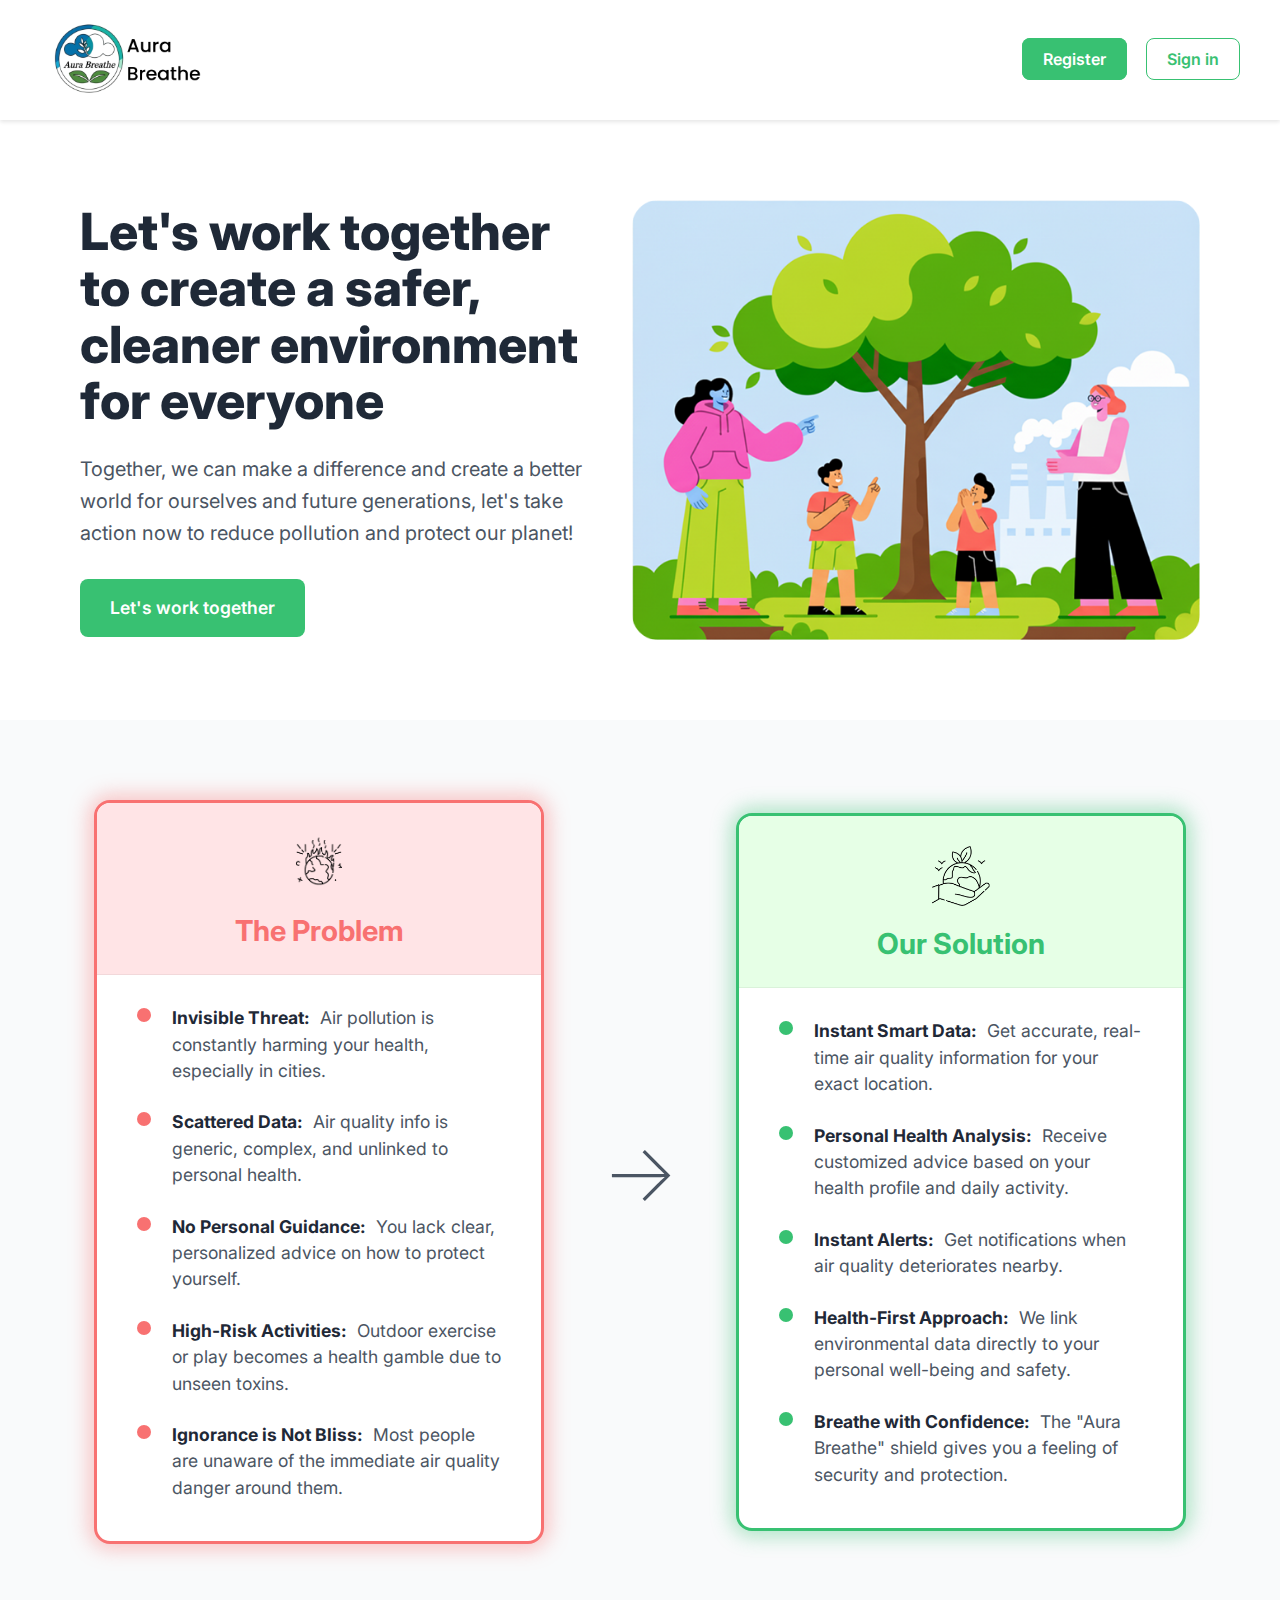
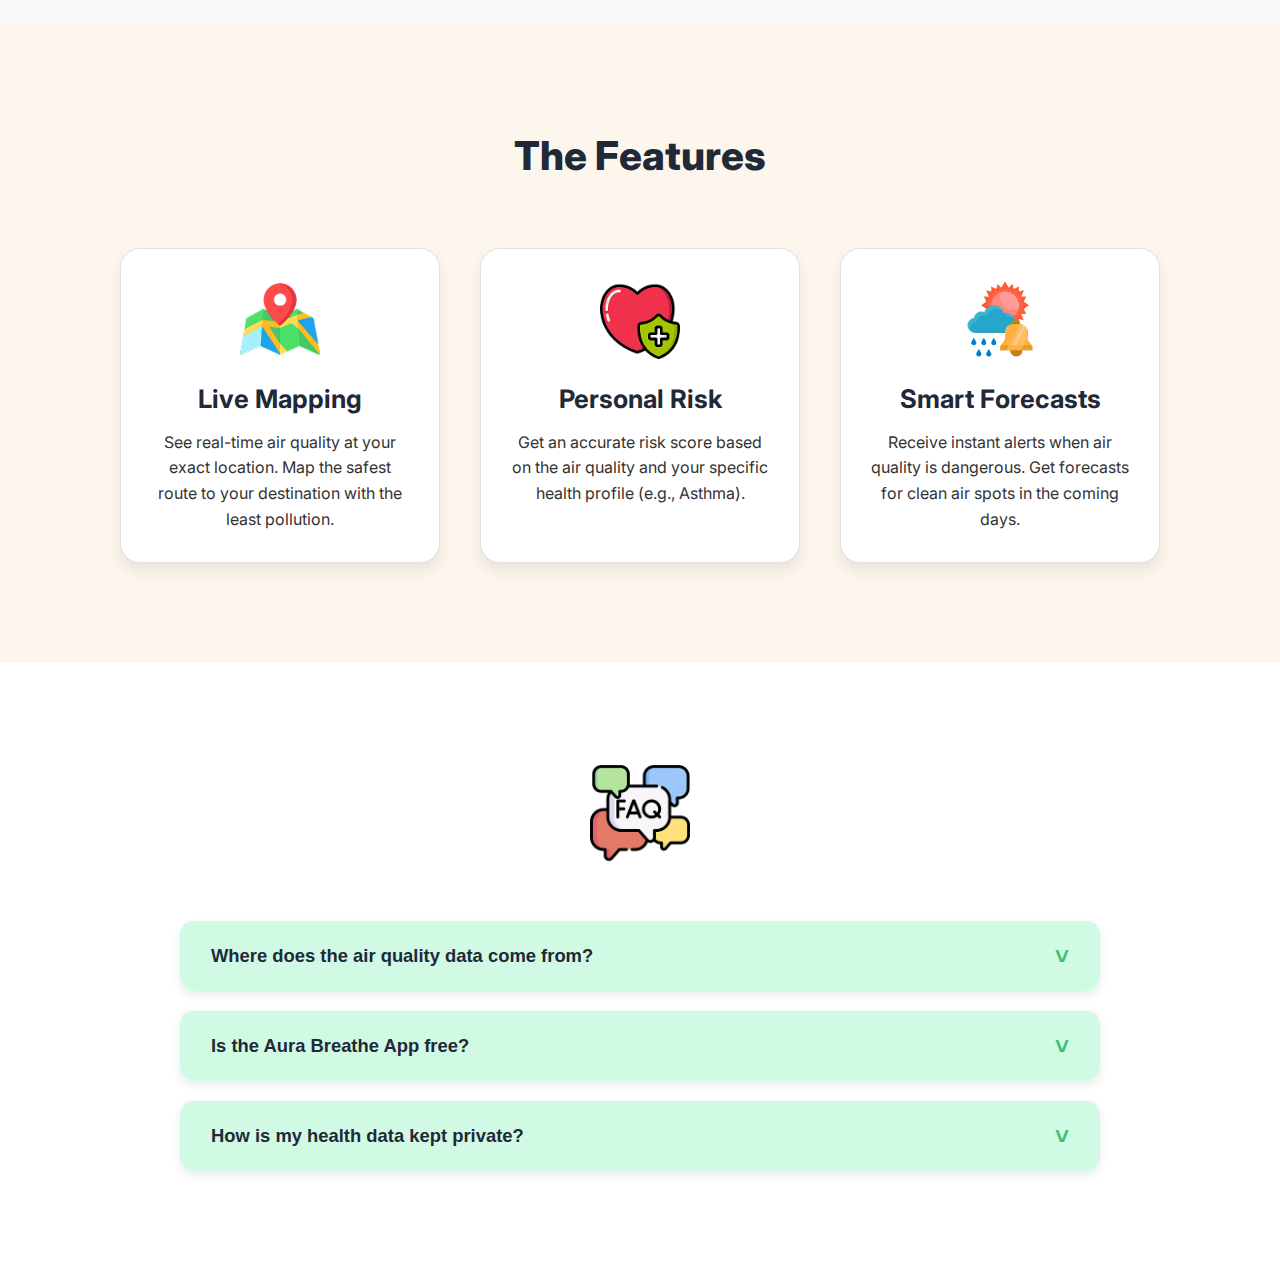
<file: home.html>
<!DOCTYPE html>
<html lang="en">
<head>
    <meta charset="UTF-8">
    <meta name="viewport" content="width=device-width, initial-scale=1.0">
    <title>Aura Breathe</title>
    <link rel="stylesheet" href="home.css">
    <link rel="preconnect" href="https://fonts.googleapis.com">
    <link rel="preconnect" href="https://fonts.gstatic.com" crossorigin>
    <link href="https://fonts.googleapis.com/css2?family=Inter:wght@400;600;700;800&display=swap" rel="stylesheet">
</head>
<body>

    <header>
        <nav>
            <div>
                <img src="img/logo aura breathe.png" alt="Aura Breathe Logo">
            </div>
            <div>
                <a href="aura.html" class="register-btn">Register</a>
                <a href="aura.html" class="signin-btn">Sign in</a>
            </div>
        </nav>
    </header>

    <main>
        <section class="hero">
            <div class="hero-text">
                <h1>Let's work together to create a safer, cleaner environment for everyone</h1>
                <p>Together, we can make a difference and create a better world for ourselves and future generations, let's take action now to reduce pollution and protect our planet!</p>
                <a href="aura.html" class="cta-btn">Let's work together</a>
            </div>
            <div class="hero-image">
                <img src="img/illstratian.png" alt="People enjoying a clean environment under a tree">
            </div>
        </section>

        <section class="problem-solution">
            <div class="problem-card">
                <div class="card-header-content">
                    <img src="img/prob.png" alt="Problem Icon" class="card-icon"> <!-- تم تحديث المسار هنا -->
                    <h2>The Problem</h2>
                </div>
                <ul>
                    <li>
                        <strong>Invisible Threat:</strong>
                        <span>Air pollution is constantly harming your health, especially in cities.</span>
                    </li>
                    <li>
                        <strong>Scattered Data:</strong>
                        <span>Air quality info is generic, complex, and unlinked to personal health.</span>
                    </li>
                    <li>
                        <strong>No Personal Guidance:</strong>
                        <span>You lack clear, personalized advice on how to protect yourself.</span>
                    </li>
                    <li>
                        <strong>High-Risk Activities:</strong>
                        <span>Outdoor exercise or play becomes a health gamble due to unseen toxins.</span>
                    </li>
                    <li>
                        <strong>Ignorance is Not Bliss:</strong>
                        <span>Most people are unaware of the immediate air quality danger around them.</span>
                    </li>
                </ul>
            </div>

            <div class="arrow">
                <span>&rarr;</span>
            </div>

            <div class="solution-card">
                <div class="card-header-content">
                    <img src="img/solu.png" alt="Solution Icon" class="card-icon"> <!-- تم تحديث المسار هنا -->
                    <h2>Our Solution</h2>
                </div>
                <ul>
                    <li>
                        <strong>Instant Smart Data:</strong>
                        <span>Get accurate, real-time air quality information for your exact location.</span>
                    </li>
                    <li>
                        <strong>Personal Health Analysis:</strong>
                        <span>Receive customized advice based on your health profile and daily activity.</span>
                    </li>
                    <li>
                        <strong>Instant Alerts:</strong>
                        <span>Get notifications when air quality deteriorates nearby.</span>
                    </li>
                    <li>
                        <strong>Health-First Approach:</strong>
                        <span>We link environmental data directly to your personal well-being and safety.</span>
                    </li>
                    <li>
                        <strong>Breathe with Confidence:</strong>
                        <span>The "Aura Breathe" shield gives you a feeling of security and protection.</span>
                    </li>
                </ul>
            </div>
        </section>
    </main>
    <main>
        <section class="features-section">
            <h2>The Features</h2>
            <div class="features-grid">
                <div class="feature-card">
                    <img src="img/image 4.png" alt="Live Mapping Icon" class="feature-icon">
                    <h3>Live Mapping</h3>
                    <p>See real-time air quality at your exact location. Map the safest route to your destination with the least pollution.</p>
                </div>
                <div class="feature-card">
                    <img src="img/image 5.png" alt="Personal Risk Icon" class="feature-icon">
                    <h3>Personal Risk</h3>
                    <p>Get an accurate risk score based on the air quality and your specific health profile (e.g., Asthma).</p>
                </div>
                <div class="feature-card">
                    <img src="img/image 6.png" alt="Smart Forecasts Icon" class="feature-icon">
                    <h3>Smart Forecasts</h3>
                    <p>Receive instant alerts when air quality is dangerous. Get forecasts for clean air spots in the coming days.</p>
                </div>
            </div>
        </section>

    </main>
    <main>
        <section class="faq-section">
            <img src="img/image 7.png" alt="FAQ Icon" class="faq-main-icon"> <!-- FAQ main icon -->
            <div class="faq-container">
                <div class="faq-item">
                    <button class="faq-question">
                        <span>Where does the air quality data come from?</span>
                        <span class="faq-arrow">&gt;</span> <!-- Arrow for expand/collapse -->
                    </button>
                    <div class="faq-answer">
                        <p>We rely on verified, real-time government and trusted third-party satellite sources to ensure the highest accuracy for your location.</p>
                    </div>
                </div>

                <div class="faq-item">
                    <button class="faq-question">
                        <span>Is the Aura Breathe App free?</span>
                        <span class="faq-arrow">&gt;</span>
                    </button>
                    <div class="faq-answer">
                        <p>Yes! The basic monitoring and alert features are completely free. We offer a premium subscription for advanced health tracking and detailed forecasts.</p>
                    </div>
                </div>

                <div class="faq-item">
                    <button class="faq-question">
                        <span>How is my health data kept private?</span>
                        <span class="faq-arrow">&gt;</span>
                    </button>
                    <div class="faq-answer">
                        <p>Your personalized health data is encrypted and stored securely. We do not share your sensitive health information with any third parties.</p>
                    </div>
                </div>
            </div>
        </section>

    </main>
    <script src="home.js"></script> <!-- Link to the JavaScript file -->
</body>
</html>
</file>
<file: home.css>
/* General Body Styles & Root Variables */
:root {
    --primary-green: #38c172; /* Used for CTA, register, solution card border */
    --secondary-green: #d1fae5; /* Lighter green for hover effects */
    --light-gray: #f9fafb; /* Background for some sections */
    --dark-text: #1f2937;
    --medium-text: #4b5563;
    --red-card-border: #f87171; /* Problem card border */
    --red-card-header-bg: #ffe4e6; /* Light red background for problem card header */
    --green-card-header-bg: #e6ffe6; /* Light green background for solution card header */
    --red-card-glow: rgba(248, 113, 113, 0.4); /* Red glow for problem card */
    --green-card-glow: rgba(56, 193, 114, 0.4); /* Green glow for solution card */
    --shadow-color: rgba(0, 0, 0, 0.1);

    /* Variables for arrow styling */
    --accent-arrow-color: #333333; /* Darker color for arrow and its border */
    --arrow-bg-color: #ffffff; /* White background for the arrow circle */
    --arrow-shadow: rgba(0, 0, 0, 0.2); /* Shadow for the arrow circle */

    /* Variables for Features Section */
    --features-bg-color: #fcf6ed; /* Background color for features section */
    --feature-card-border: #e0e0e0; /* Border color for feature cards */
    --feature-card-shadow: rgba(0, 0, 0, 0.08); /* Shadow for feature cards */
    --feature-text-color: #333333; /* Text color inside feature cards */

    /* Variables for FAQ Section */
    --faq-bg-color: #ffffff; /* Background color for FAQ section */
    --faq-item-bg-color: #d1fae5; /* Background for question part (light green) */
    --faq-answer-bg-color: #fffef2; /* Background for answer part (light yellow) */
    --faq-border-color: #d1fae5; /* Border color for FAQ items (greenish) */
    --faq-text-color: #333333; /* Text color for FAQ questions/answers */
    --faq-arrow-color: #38c172; /* Color for the arrow */
    --faq-shadow: rgba(0, 0, 0, 0.08); /* Shadow for FAQ items */
}

* {
    box-sizing: border-box;
    margin: 0;
    padding: 0;
}

body {
    font-family: 'Inter', sans-serif;
    color: var(--dark-text);
    line-height: 1.6;
    background-color: white;
}

/* Header and Navigation */
header {
    padding: 20px 40px;
    box-shadow: 0 2px 4px var(--shadow-color);
}

nav {
    display: flex;
    justify-content: space-between;
    align-items: center;
    max-width: 1200px;
    margin: 0 auto;
}

nav > div:first-child {
    display: flex;
    align-items: center;
}

nav > div:first-child img {
    height: 80px; /* Logo size */
}

.register-btn,
.signin-btn {
    text-decoration: none;
    padding: 10px 20px;
    border-radius: 8px;
    font-weight: 600;
    transition: background-color 0.3s ease, border-color 0.3s ease;
}

.register-btn {
    background-color: var(--primary-green);
    color: white;
    margin-right: 15px;
    border: 1px solid var(--primary-green);
}

.register-btn:hover {
    background-color: #2e9f5e;
    border-color: #2e9f5e;
}

.signin-btn {
    background-color: transparent;
    border: 1px solid var(--primary-green);
    color: var(--primary-green);
}

.signin-btn:hover {
    background-color: var(--secondary-green);
    border-color: var(--primary-green);
}

/* Hero Section */
.hero {
    display: flex;
    flex-wrap: wrap;
    align-items: center;
    justify-content: space-between;
    padding: 80px 40px;
    max-width: 1200px;
    margin: 0 auto;
    gap: 40px;
}

.hero-text {
    flex: 1 1 45%;
    min-width: 300px;
    max-width: 550px;
}

.hero-text h1 {
    font-size: 3.2rem;
    font-weight: 800;
    margin-bottom: 25px;
    line-height: 1.1;
}

.hero-text p {
    font-size: 1.25rem;
    color: var(--medium-text);
    margin-bottom: 30px;
}

.cta-btn {
    display: inline-block;
    background-color: var(--primary-green);
    color: white;
    text-decoration: none;
    padding: 15px 30px;
    border-radius: 8px;
    font-size: 1.1rem;
    font-weight: 600;
    transition: background-color 0.3s ease;
}

.cta-btn:hover {
    background-color: #2e9f5e;
}

.hero-image {
    flex: 1 1 50%;
    min-width: 350px;
    max-width: 600px;
    text-align: right;
}

.hero-image img {
    max-width: 100%;
    height: auto;
    display: block;
    margin-left: auto;
}

/* Problem-Solution Section */
.problem-solution {
    display: flex;
    flex-wrap: wrap;
    justify-content: center;
    align-items: center;
    padding: 80px 40px;
    background-color: var(--light-gray);
    gap: 40px;
}

.problem-card,
.solution-card {
    flex: 1;
    min-width: 300px;
    max-width: 450px;
    background-color: white;
    border-radius: 16px;
    box-shadow: 0 10px 20px var(--shadow-color);
    text-align: left;
    overflow: hidden;
}

.problem-card {
    border: 3px solid var(--red-card-border);
    box-shadow: 0 0 20px 5px var(--red-card-glow);
}

.solution-card {
    border: 3px solid var(--primary-green);
    box-shadow: 0 0 20px 5px var(--green-card-glow);
}

/* Card Header Content (Icon + Title) */
.card-header-content {
    display: flex;
    flex-direction: column;
    align-items: center;
    padding: 30px 20px 20px 20px;
    margin-bottom: 30px;
    border-bottom: 1px solid rgba(0,0,0,0.05);
}

.problem-card .card-header-content {
    background-color: var(--red-card-header-bg);
}

.solution-card .card-header-content {
    background-color: var(--green-card-header-bg);
}

.card-icon {
    width: 60px;
    height: 60px;
    object-fit: contain;
    margin-bottom: 15px;
}

.problem-card h2,
.solution-card h2 {
    font-size: 1.8rem;
    font-weight: 700;
    margin-bottom: 0;
    text-align: center;
}

.problem-card h2 {
    color: var(--red-card-border);
}

.solution-card h2 {
    color: var(--primary-green);
}

.problem-card ul,
.solution-card ul {
    list-style: none;
    padding: 0 40px 40px 40px;
}

.problem-card li,
.solution-card li {
    margin-bottom: 25px;
    position: relative;
    padding-left: 35px;
    font-size: 1.1rem;
    color: var(--medium-text);
    line-height: 1.5;
}

.problem-card li:last-child,
.solution-card li:last-child {
    margin-bottom: 0;
}

/* Custom bullet points */
.problem-card li::before,
.solution-card li::before {
    content: '';
    display: block;
    width: 14px;
    height: 14px;
    border-radius: 50%;
    position: absolute;
    left: 0;
    top: 3px;
}

.problem-card li::before {
    background-color: var(--red-card-border);
}

.solution-card li::before {
    background-color: var(--primary-green);
}

/* Text wrapping for strong and span */
.problem-card li strong,
.solution-card li strong {
    font-weight: 700;
    color: var(--dark-text);
    margin-right: 5px;
    display: inline;
}

.problem-card li span,
.solution-card li span {
    display: inline;
}

/* Arrow Styling - Reverted to original request */
.arrow {
    font-size: 5rem; /* Large size for the arrow character */
    color: var(--medium-text); /* Color for the arrow */
    font-weight: 200; /* Lighter font-weight for a cleaner line */
    order: 0;
    padding: 0 20px; /* Space around the arrow */
    line-height: 1;

    /* No circle container, just the character itself */
    display: block;
    width: auto;
    height: auto;
    border: none;
    border-radius: 0;
    background-color: transparent;
    box-shadow: none;

    /* By default, &rarr; points right, no initial transform needed */
    transition: transform 0.3s ease; /* For smooth rotation on responsive */
}

.arrow:hover {
    transform: translateY(-5px); /* Simple lift effect on hover */
    /* No box-shadow for hover as there's no container */
}

/* Features Section */
.features-section {
    background-color: var(--features-bg-color);
    padding: 100px 40px;
    text-align: center;
}

.features-section h2 {
    font-size: 2.5rem;
    font-weight: 800;
    color: var(--dark-text);
    margin-bottom: 60px;
}

.features-grid {
    display: flex;
    flex-wrap: wrap;
    justify-content: center;
    gap: 40px;
    max-width: 1200px;
    margin: 0 auto;
}

.feature-card {
    background-color: white;
    border: 1px solid var(--feature-card-border);
    border-radius: 20px;
    padding: 30px;
    width: 320px;
    box-shadow: 0 8px 15px var(--feature-card-shadow);
    display: flex;
    flex-direction: column;
    align-items: center;
    text-align: center;
    transition: transform 0.3s ease, box-shadow 0.3s ease;
}

.feature-card:hover {
    transform: translateY(-8px);
    box-shadow: 0 12px 25px var(--feature-card-shadow);
}

.feature-icon {
    width: 80px;
    height: 80px;
    object-fit: contain;
    margin-bottom: 25px;
}

.feature-card h3 {
    font-size: 1.6rem;
    font-weight: 700;
    color: var(--dark-text);
    margin-bottom: 15px;
    line-height: 1.2;
}

.feature-card p {
    font-size: 1rem;
    color: var(--feature-text-color);
    line-height: 1.6;
}

/* FAQ Section */
.faq-section {
    background-color: var(--faq-bg-color);
    padding: 100px 40px;
    text-align: center;
    max-width: 1000px;
    margin: 0 auto;
}

.faq-main-icon {
    width: 100px;
    height: auto;
    margin-bottom: 50px;
    object-fit: contain;
}

.faq-container {
    display: flex;
    flex-direction: column;
    gap: 20px;
}

.faq-item {
    background-color: transparent;
    border: 1px solid var(--faq-border-color); /* Updated border color for consistency */
    border-radius: 12px;
    overflow: hidden;
    box-shadow: 0 4px 10px var(--faq-shadow);
    text-align: left;
}

.faq-question {
    display: flex;
    justify-content: space-between;
    align-items: center;
    width: 100%;
    padding: 20px 30px;
    background-color: var(--faq-item-bg-color); /* Using variable for light green */
    border: none;
    cursor: pointer;
    font-size: 1.15rem;
    font-weight: 600;
    color: var(--dark-text);
    transition: background-color 0.3s ease;
    /* border-radius for question handled by parent .faq-item and specific rules below */
    border-bottom: 1px solid var(--faq-border-color); /* Separator line with consistent color */
}

/* Specific styling for the border radius of faq-question when not active (answer hidden) */
.faq-item:not(.active) .faq-question {
    border-bottom-left-radius: 12px;
    border-bottom-right-radius: 12px;
    /* Ensure no bottom border if answer is hidden to merge with item's border */
    border-bottom: none;
}

.faq-item.active .faq-question {
    border-bottom-left-radius: 0;
    border-bottom-right-radius: 0;
}

.faq-question:hover {
    background-color: #c0f0cc; /* Slightly darker green on hover */
}

.faq-arrow {
    font-size: 1.5rem;
    font-weight: bold;
    color: var(--faq-arrow-color);
    margin-left: 15px;
    transition: transform 0.3s ease;
    transform: rotate(90deg); /* Initial state: points down (from &gt;) */
}

.faq-item.active .faq-arrow {
    transform: rotate(270deg); /* Rotate to point up when active */
}

.faq-answer {
    padding: 0 30px;
    background-color: var(--faq-answer-bg-color); /* Using variable for light yellow */
    color: var(--medium-text);
    font-size: 1rem;
    line-height: 1.6;
    max-height: 0;
    overflow: hidden;
    transition: max-height 0.3s ease-out, padding 0.3s ease-out;
    border-bottom-left-radius: 12px;
    border-bottom-right-radius: 12px;
}

.faq-item.active .faq-answer {
    max-height: 200px; /* A value larger than content height */
    padding: 20px 30px 30px 30px; /* Visible padding when active */
}


/* Responsive Design */
@media (max-width: 1024px) {
    .hero {
        flex-direction: column;
        text-align: center;
        padding: 60px 20px;
    }

    .hero-text {
        padding-right: 0;
        margin-bottom: 40px;
        max-width: 700px;
        flex: none;
        width: 100%;
    }

    .hero-image {
        min-width: unset;
        max-width: 500px;
        flex: none;
        width: 100%;
        text-align: center;
    }
    .hero-image img {
        margin: 0 auto;
    }

    .problem-solution {
        flex-direction: column;
        padding: 60px 20px;
    }

    .arrow {
        font-size: 3rem; /* Adjusted for smaller screens */
        transform: rotate(90deg); /* Rotate to point down for stacked cards */
        margin: 30px 0;
        order: 1;
        width: auto;
        height: auto;
        border: none;
        border-radius: 0;
        background-color: transparent;
        box-shadow: none;
    }
    .arrow:hover {
        transform: rotate(90deg) translateY(-5px); /* Lift effect on hover while rotated */
    }

    .problem-card {
        order: 0;
    }

    .solution-card {
        order: 2;
    }

    /* Responsive adjustments for Features Section (1024px) */
    .features-section {
        padding: 80px 30px;
    }
    .features-section h2 {
        font-size: 2.2rem;
        margin-bottom: 50px;
    }
    .features-grid {
        gap: 30px;
    }
    .feature-card {
        width: 300px;
        padding: 25px;
    }
    .feature-icon {
        width: 70px;
        height: 70px;
        margin-bottom: 20px;
    }
    .feature-card h3 {
        font-size: 1.4rem;
        margin-bottom: 12px;
    }

    /* Responsive adjustments for FAQ Section (1024px) */
    .faq-section {
        padding: 80px 30px;
    }
    .faq-main-icon {
        width: 90px;
        margin-bottom: 45px;
    }
    .faq-question {
        padding: 18px 25px;
        font-size: 1.1rem;
    }
    .faq-answer {
        padding: 0 25px;
    }
    .faq-item.active .faq-answer {
        padding: 18px 25px 25px 25px;
    }
}

@media (max-width: 768px) {
    nav {
        flex-direction: column;
        align-items: flex-start;
        gap: 15px;
    }

    nav > div:last-child {
        width: 100%;
        display: flex;
        justify-content: space-around;
    }

    .register-btn,
    .signin-btn {
        flex: 1;
        text-align: center;
        margin: 0 5px;
    }

    header {
        padding: 20px;
    }

    nav > div:first-child img {
        height: 60px;
    }

    .hero-text h1 {
        font-size: 2.5rem;
    }

    .hero-text p {
        font-size: 1rem;
    }

    .cta-btn {
        padding: 12px 25px;
        font-size: 1rem;
    }

    .problem-card,
    .solution-card {
        padding: 0;
        min-width: unset;
        max-width: 100%;
    }

    .problem-card ul,
    .solution-card ul {
        padding: 30px 20px 30px 20px;
    }

    .problem-card li,
    .solution-card li {
        font-size: 1rem;
        padding-left: 30px;
        margin-bottom: 20px;
    }
    .problem-card li::before,
    .solution-card li::before {
        width: 12px;
        height: 12px;
        top: 4px;
    }

    .problem-card h2,
    .solution-card h2 {
        font-size: 1.5rem;
    }
    .card-icon {
        width: 50px;
        height: 50px;
    }
    .card-header-content {
        padding: 25px 15px 15px 15px;
        margin-bottom: 25px;
    }

    /* Responsive adjustments for Features Section (768px) */
    .features-section {
        padding: 60px 20px;
    }
    .features-section h2 {
        font-size: 2rem;
        margin-bottom: 40px;
    }
    .features-grid {
        flex-direction: column;
        align-items: center;
        gap: 25px;
    }
    .feature-card {
        width: 100%;
        max-width: 350px;
        padding: 20px;
    }
    .feature-icon {
        width: 60px;
        height: 60px;
        margin-bottom: 15px;
    }
    .feature-card h3 {
        font-size: 1.3rem;
        margin-bottom: 10px;
    }
    .feature-card p {
        font-size: 0.95rem;
    }

    /* Responsive adjustments for FAQ Section (768px) */
    .faq-section {
        padding: 60px 20px;
        max-width: 100%;
    }
    .faq-main-icon {
        width: 80px;
        margin-bottom: 40px;
    }
    .faq-container {
        gap: 15px;
    }
    .faq-question {
        padding: 18px 25px;
        font-size: 1.05rem;
    }
    .faq-arrow {
        font-size: 1.3rem;
        margin-left: 10px;
    }
    .faq-answer {
        padding: 0 25px;
        font-size: 0.95rem;
    }
    .faq-item.active .faq-answer {
        padding: 15px 25px 25px 25px;
    }
}

@media (max-width: 480px) {
    .hero-text h1 {
        font-size: 2rem;
    }

    nav > div:last-child {
        flex-direction: column;
    }
    .register-btn,
    .signin-btn {
        margin: 5px 0;
    }

    .arrow {
        font-size: 2.5rem; /* Smallest arrow size for mobile */
        width: auto;
        height: auto;
        border: none;
        border-radius: 0;
        background-color: transparent;
        box-shadow: none;
    }
    .arrow:hover {
        transform: rotate(90deg) translateY(-5px); /* Maintain hover effect */
    }

    /* Responsive adjustments for Features Section (480px) */
    .features-section h2 {
        font-size: 1.8rem;
        margin-bottom: 30px;
    }
    .feature-card {
        max-width: 300px;
    }

    /* Responsive adjustments for FAQ Section (480px) */
    .faq-section {
        padding: 40px 15px;
    }
    .faq-main-icon {
        width: 70px;
        margin-bottom: 30px;
    }
    .faq-question {
        padding: 15px 20px;
        font-size: 1rem;
    }
    .faq-arrow {
        font-size: 1.2rem;
    }
    .faq-answer {
        padding: 0 20px;
        font-size: 0.9rem;
    }
    .faq-item.active .faq-answer {
        padding: 12px 20px 20px 20px;
    }
}
</file>
